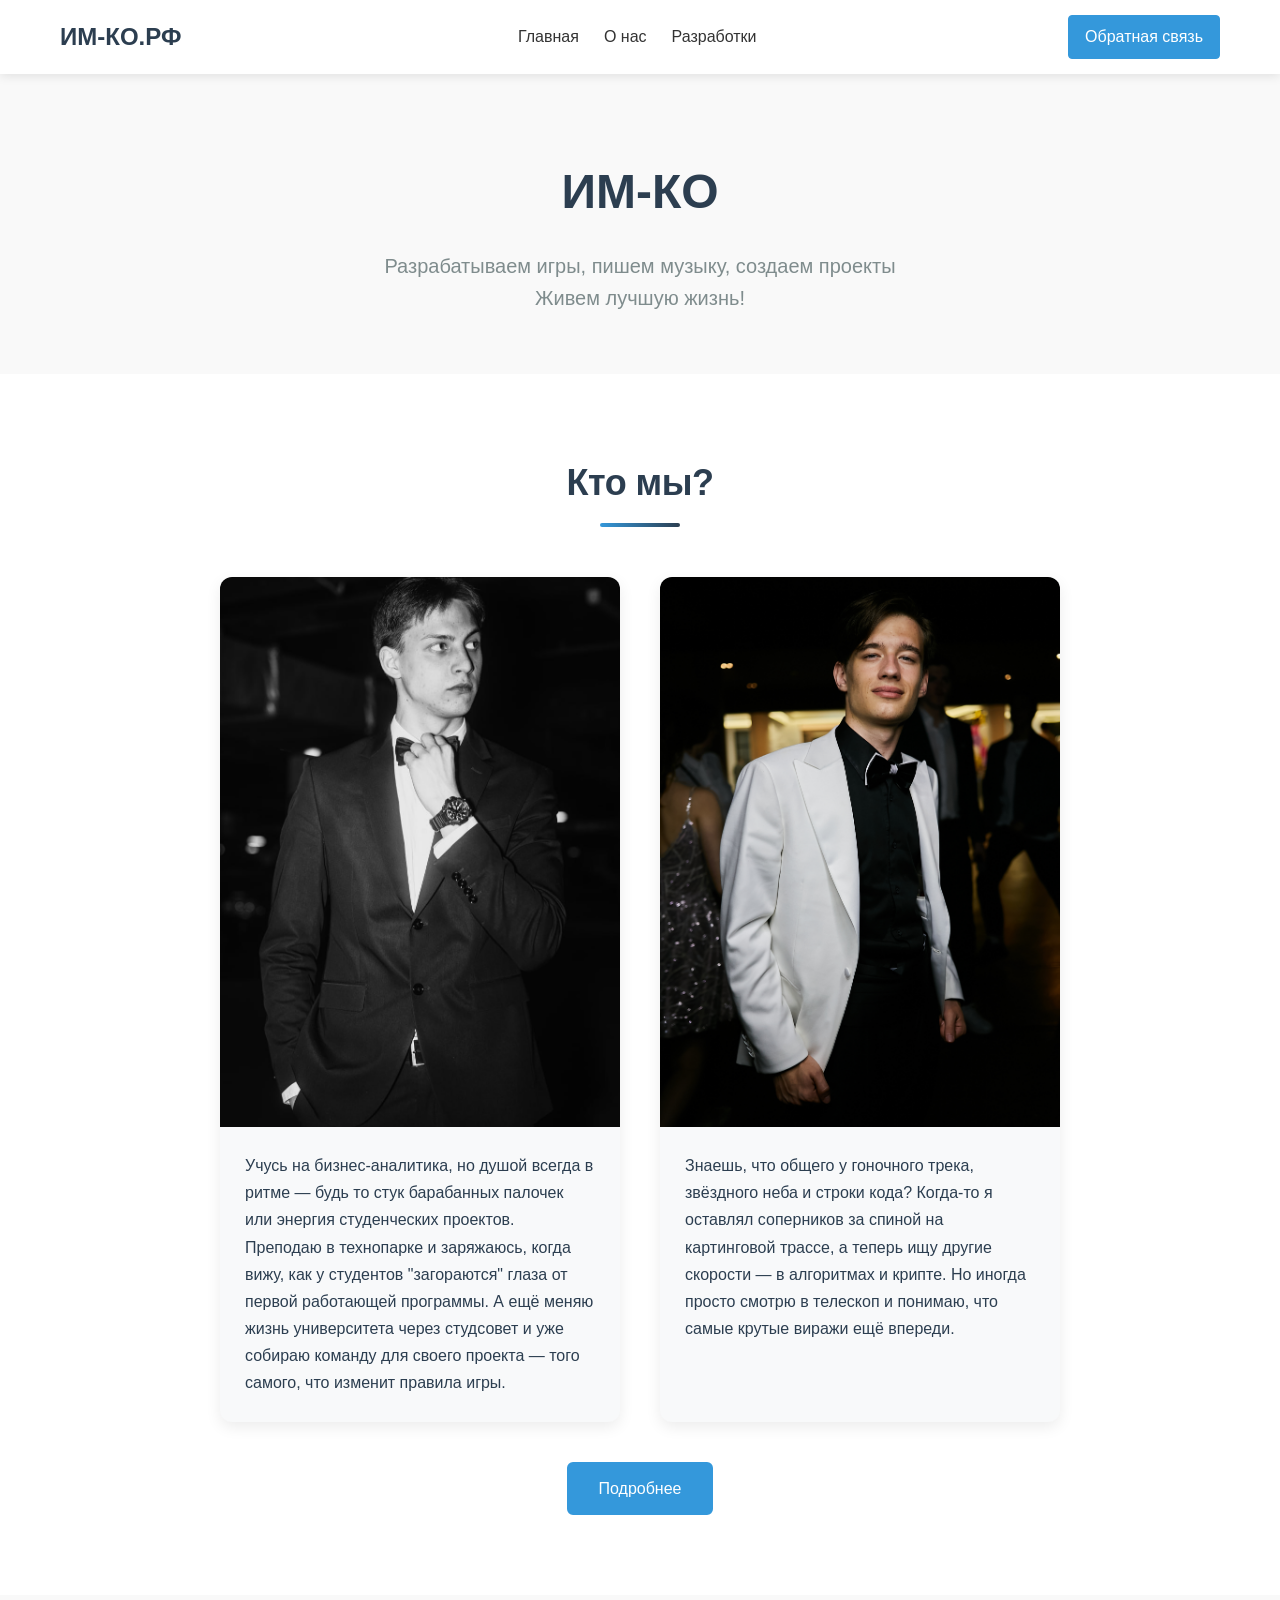
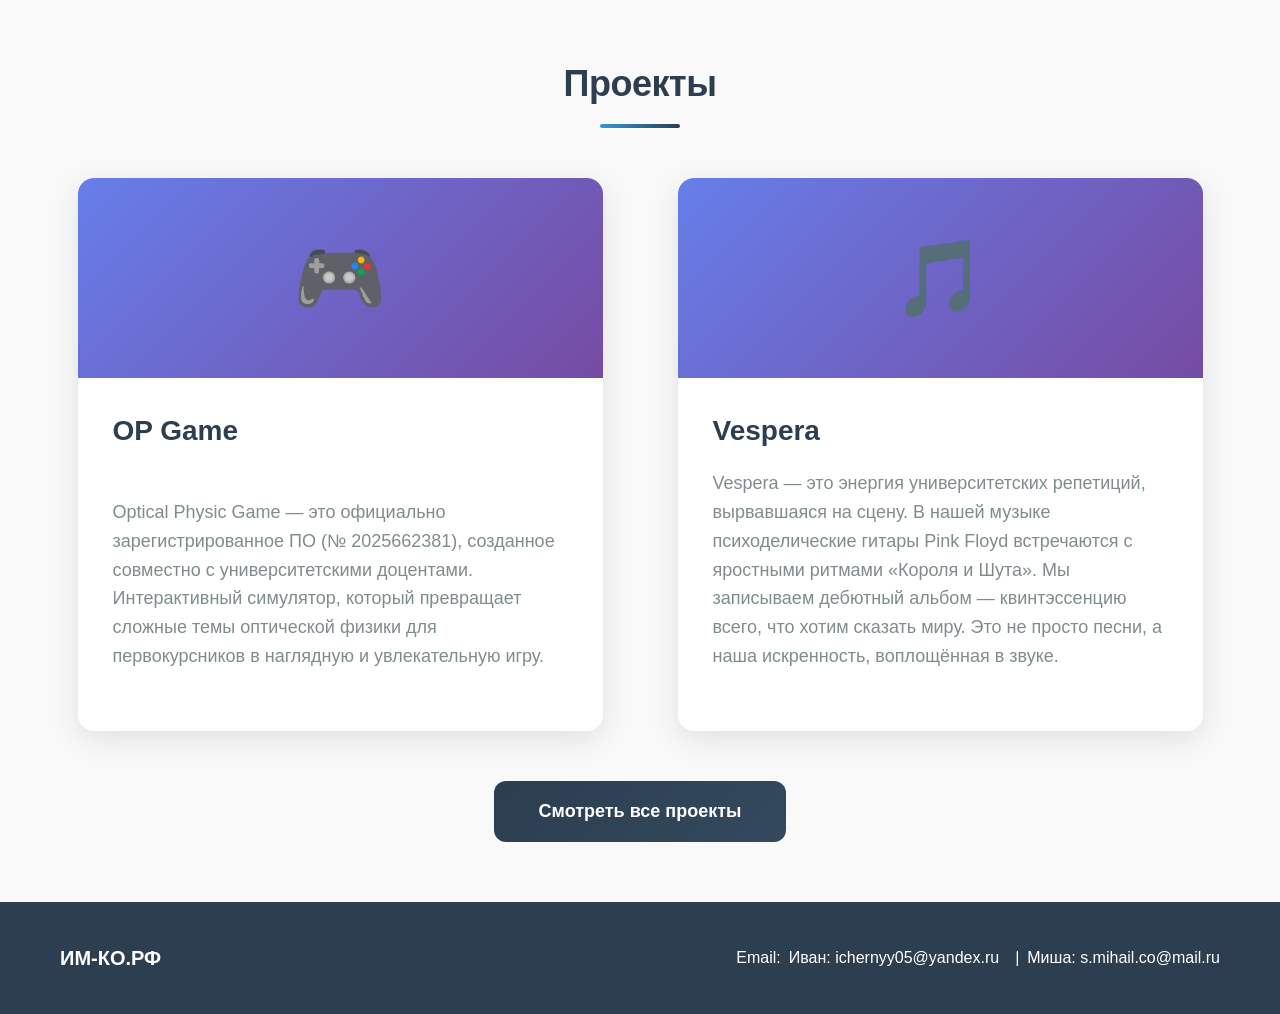
<file: index.html>
<!DOCTYPE html>
<html lang="ru">
<head>
    <meta charset="UTF-8">
    <meta name="viewport" content="width=device-width, initial-scale=1.0">
    <title>ИМ-КО</title>
    <link rel="stylesheet" href="styles/index.css">
    <link rel="stylesheet" href="styles/header.css">
    <link rel="stylesheet" href="styles/footer.css">
</head>
<body>
    <!-- Шапка с навигацией -->
    <header>
        <div class="container">
            <div class="header-content">
                <div class="logo">ИМ-КО.РФ</div>
                <nav>
                    <ul>
                        <li><a href="/">Главная</a></li>
                        <li><a href="/about.html">О нас</a></li>
                        <li><a href="/projects.html">Разработки</a></li>
                    </ul>
                </nav>
                <div class="auth-buttons">
                    <a href="/feedback.php" class="btn btn-register">Обратная связь</a>
                </div>
            </div>
        </div>
    </header>

    <!-- Главный заголовок -->
    <section class="hero">
        <div class="container">
            <h1>ИМ-КО</h1>
            <p>Разрабатываем игры, пишем музыку, создаем проекты</br> Живем лучшую жизнь!</p>
        </div>
    </section>

    <section class="about">
        <h2>Кто мы?</h2>
        <div class="about-info">
            <div class="about-personal-info">
                <img src="img/index/micha.png" alt="" class="about-personal-info-img">
                <p class="about-personal-info-description">
                    Учусь на бизнес-аналитика, но душой всегда в ритме — будь то стук барабанных палочек или энергия студенческих проектов. Преподаю в технопарке и заряжаюсь, когда вижу, как у студентов "загораются" глаза от первой работающей программы. А ещё меняю жизнь университета через студсовет и уже собираю команду для своего проекта — того самого, что изменит правила игры.
                </p>
            </div>
            <div class="about-personal-info">
                <img src="img/index/ivan.png" alt="" class="about-personal-info-img">
                <p class="about-personal-info-description">
                    Знаешь, что общего у гоночного трека, звёздного неба и строки кода? Когда-то я оставлял соперников за спиной на картинговой трассе, а теперь ищу другие скорости — в алгоритмах и крипте. Но иногда просто смотрю в телескоп и понимаю, что самые крутые виражи ещё впереди.
                </p>
            </div>
        </div>
        <a href="about.html">Подробнее</a>
    </section>

    <!-- Сетка проектов -->
    <section class="projects">
        <h2>Проекты</h2>
        <div class="container">
            <div class="projects-grid">
                <!-- Карточка проекта 1 -->
                <div class="project-card">
                    <div class="project-icon">🎮</div>
                    <div class="project-content">
                        <h3 class="project-title">OP Game</h3>
                        <p class="project-tagline">Optical Physic Game — это официально зарегистрированное ПО (№ 2025662381), созданное совместно с университетскими доцентами. Интерактивный симулятор, который превращает сложные темы оптической физики для первокурсников в наглядную и увлекательную игру.</p>
                    </div>
                </div>
                
                <!-- Карточка проекта 2 -->
                <div class="project-card">
                    <div class="project-icon">🎵</div>
                    <div class="project-content">
                        <h3 class="project-title">Vespera</h3>
                        <p class="project-tagline">Vespera — это энергия университетских репетиций, вырвавшаяся на сцену. В нашей музыке психоделические гитары Pink Floyd встречаются с яростными ритмами «Короля и Шута». Мы записываем дебютный альбом — квинтэссенцию всего, что хотим сказать миру. Это не просто песни, а наша искренность, воплощённая в звуке.</p>
                    </div>
                </div>
            </div>
            
            <div class="view-all">
                <a href="projects.html" class="btn-view-all">Смотреть все проекты</a>
            </div>
        </div>
    </section>

    <!-- Подвал -->
    <footer>
        <div class="container">
            <div class="footer-content">
                <div class="footer-logo">ИМ-КО.РФ</div>
                <div class="contacts">
                    <div class="contact-item">
                        <span>Email:</span>
                        <a href="ichernyy05@yandex.ru">Иван: ichernyy05@yandex.ru</a></br>
                        <span>|</span>
                        <a href="s.mihail.co@mail.ru">Миша: s.mihail.co@mail.ru</a>
                    </div>
                    
                    </div>
                </div>
            </div>
        </div>
    </footer>
</body>
</html>
</file>
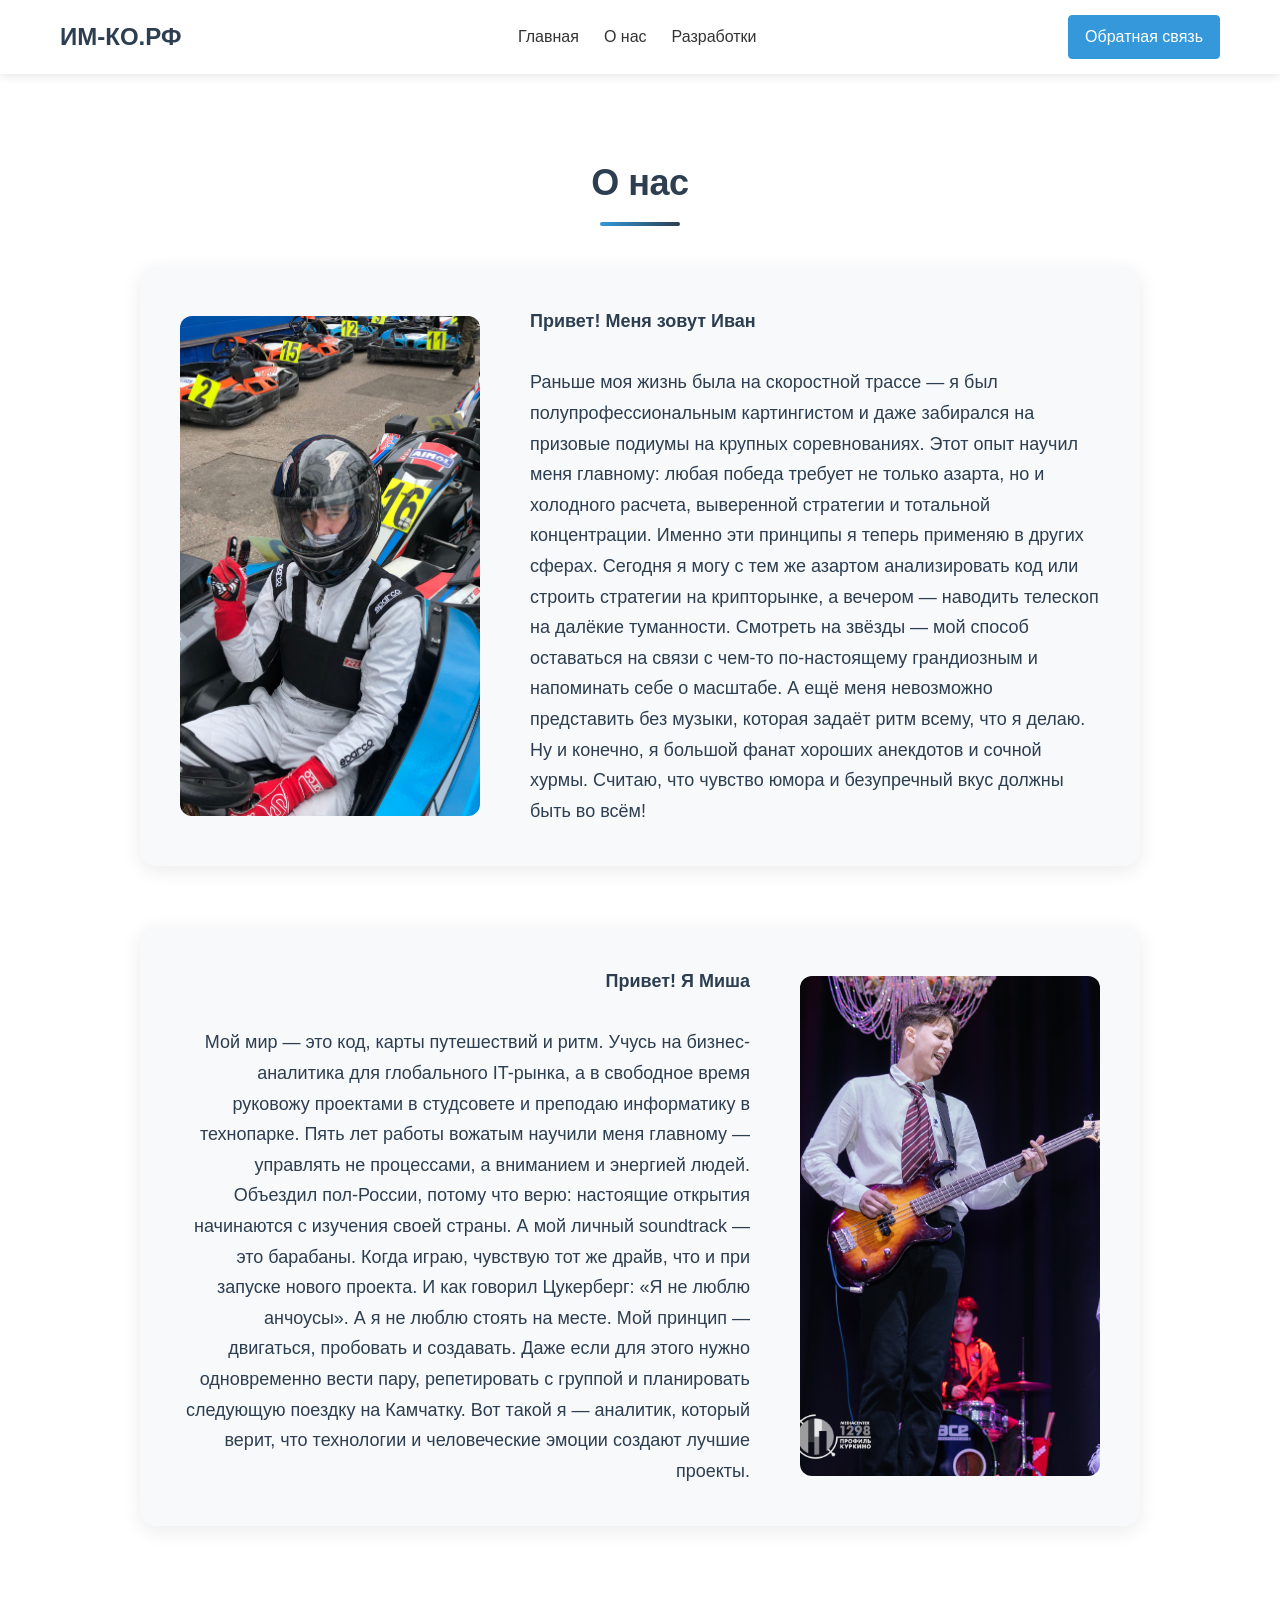
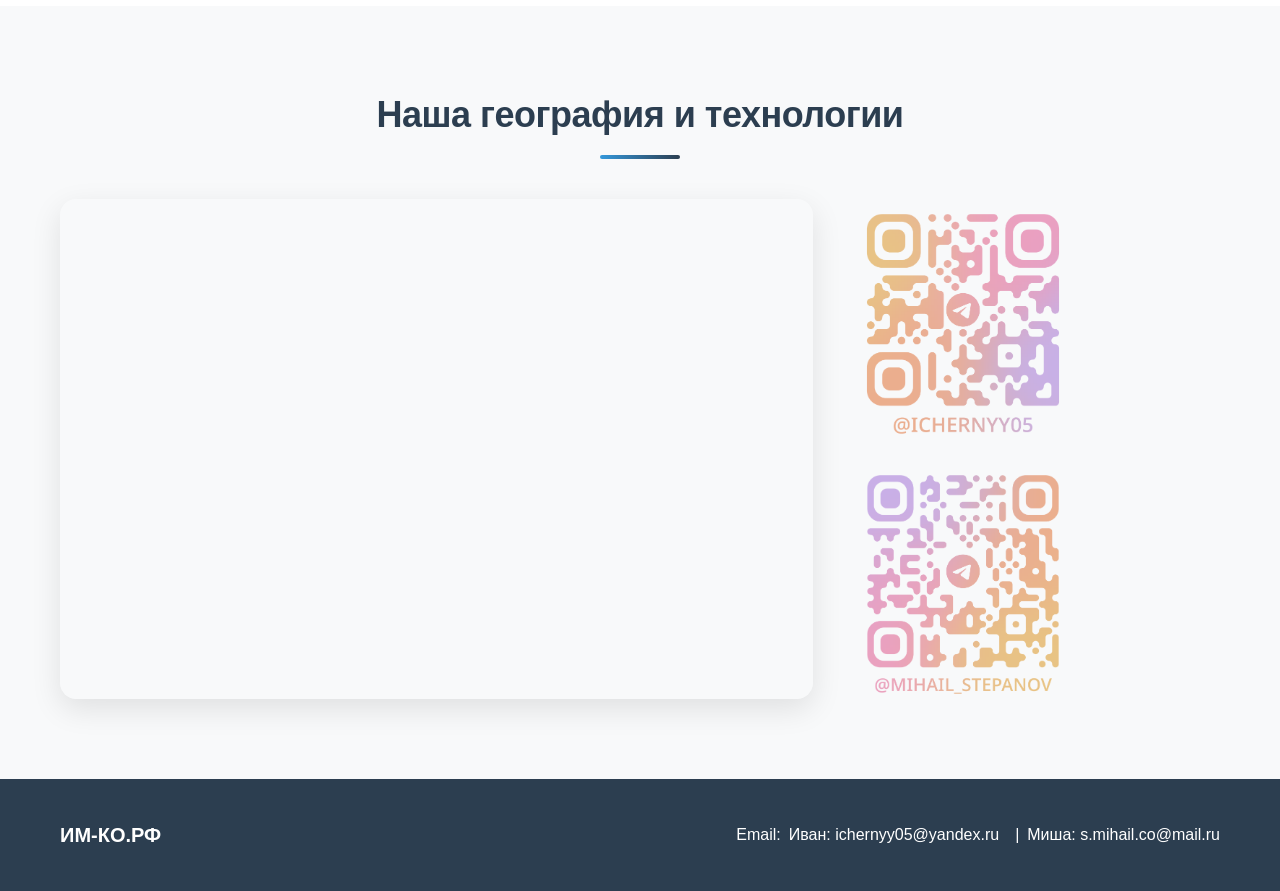
<file: about.html>
<!DOCTYPE html>
<html lang="ru">
<head>
    <meta charset="UTF-8">
    <meta name="viewport" content="width=device-width, initial-scale=1.0">
    <title>ИМ-КО</title>
    <link rel="stylesheet" href="styles/index.css">
    <link rel="stylesheet" href="styles/header.css">
    <link rel="stylesheet" href="styles/footer.css">
    <link rel="stylesheet" href="styles/about.css">
</head>
<body>
    <!-- Шапка с навигацией -->
    <header>
        <div class="container">
            <div class="header-content">
                <div class="logo">ИМ-КО.РФ</div>
                <nav>
                    <ul>
                        <li><a href="/">Главная</a></li>
                        <li><a href="/about.html">О нас</a></li>
                        <li><a href="/projects.html">Разработки</a></li>
                    </ul>
                </nav>
                <div class="auth-buttons">
                    <a href="/feedback.php" class="btn btn-register">Обратная связь</a>
                </div>
            </div>
        </div>
    </header>

    <!-- Секция "О нас" -->
    <section class="general-about">
        <div class="container">
            <h2>О нас</h2>
            <div class="general-about-container">
                <div class="general-about-personal">
                    <img src="img/about/ivan.png" alt="Иван" class="general-about-personal-image">
                    <p class="general-about-personal-text">
                        <strong>Привет! Меня зовут Иван</strong><br><br>Раньше моя жизнь была на скоростной трассе — я был полупрофессиональным картингистом и даже забирался на призовые подиумы на крупных соревнованиях. Этот опыт научил меня главному: любая победа требует не только азарта, но и холодного расчета, выверенной стратегии и тотальной концентрации. Именно эти принципы я теперь применяю в других сферах.
Сегодня я могу с тем же азартом анализировать код или строить стратегии на крипторынке, а вечером — наводить телескоп на далёкие туманности. Смотреть на звёзды — мой способ оставаться на связи с чем-то по-настоящему грандиозным и напоминать себе о масштабе.
А ещё меня невозможно представить без музыки, которая задаёт ритм всему, что я делаю. Ну и конечно, я большой фанат хороших анекдотов и сочной хурмы. Считаю, что чувство юмора и безупречный вкус должны быть во всём!
                    </p>
                </div>
                <div class="general-about-personal">
                    <img src="img/about/micha.png" alt="Алексей" class="general-about-personal-image">
                    <p class="general-about-personal-text">
                        <strong>Привет! Я Миша</strong><br><br>
                        Мой мир — это код, карты путешествий и ритм. Учусь на бизнес-аналитика для глобального IT-рынка, а в свободное время руковожу проектами в студсовете и преподаю информатику в технопарке. Пять лет работы вожатым научили меня главному — управлять не процессами, а вниманием и энергией людей.
Объездил пол-России, потому что верю: настоящие открытия начинаются с изучения своей страны. А мой личный soundtrack — это барабаны. Когда играю, чувствую тот же драйв, что и при запуске нового проекта.
И как говорил Цукерберг: «Я не люблю анчоусы». А я не люблю стоять на месте. Мой принцип — двигаться, пробовать и создавать. Даже если для этого нужно одновременно вести пару, репетировать с группой и планировать следующую поездку на Камчатку.
Вот такой я — аналитик, который верит, что технологии и человеческие эмоции создают лучшие проекты.

                    </p>
                </div>
            </div>
        </div>
    </section>

    <!-- Секция с картой и кодом -->
    <section class="map-section">
        <div class="container">
            <h2>Наша география и технологии</h2>
            <div class="map-code-container">
                <div class="map-container">
                    <script type="text/javascript" charset="utf-8" async src="https://api-maps.yandex.ru/services/constructor/1.0/js/?um=constructor%3A47ed2e93118aa54512b3ccda042525c2c92ce2fe62e29e9cde321279d931f9fb&amp;width=100%&amp;height=500&amp;lang=ru_RU&amp;scroll=true"></script>
                </div>
                <div class="code-images">
                    <div class="code-image"><img src="img/about/ivan-qr.png" alt="" width="250px"></div>
                    <div class="code-image"><img src="img/about/micha-qr.png" alt="" width="250px"></div>
                </div>
            </div>
        </div>
    </section>

    <!-- Подвал -->
    <footer>
        <div class="container">
            <div class="footer-content">
                <div class="footer-logo">ИМ-КО.РФ</div>
                <div class="contacts">
                    <div class="contact-item">
                        <span>Email:</span>
                        <a href="ichernyy05@yandex.ru">Иван: ichernyy05@yandex.ru</a></br>
                        <span>|</span>
                        <a href="s.mihail.co@mail.ru">Миша: s.mihail.co@mail.ru</a>
                    </div>
                    
                    </div>
                </div>
            </div>
        </div>
    </footer>
</body>
</html>
</file>
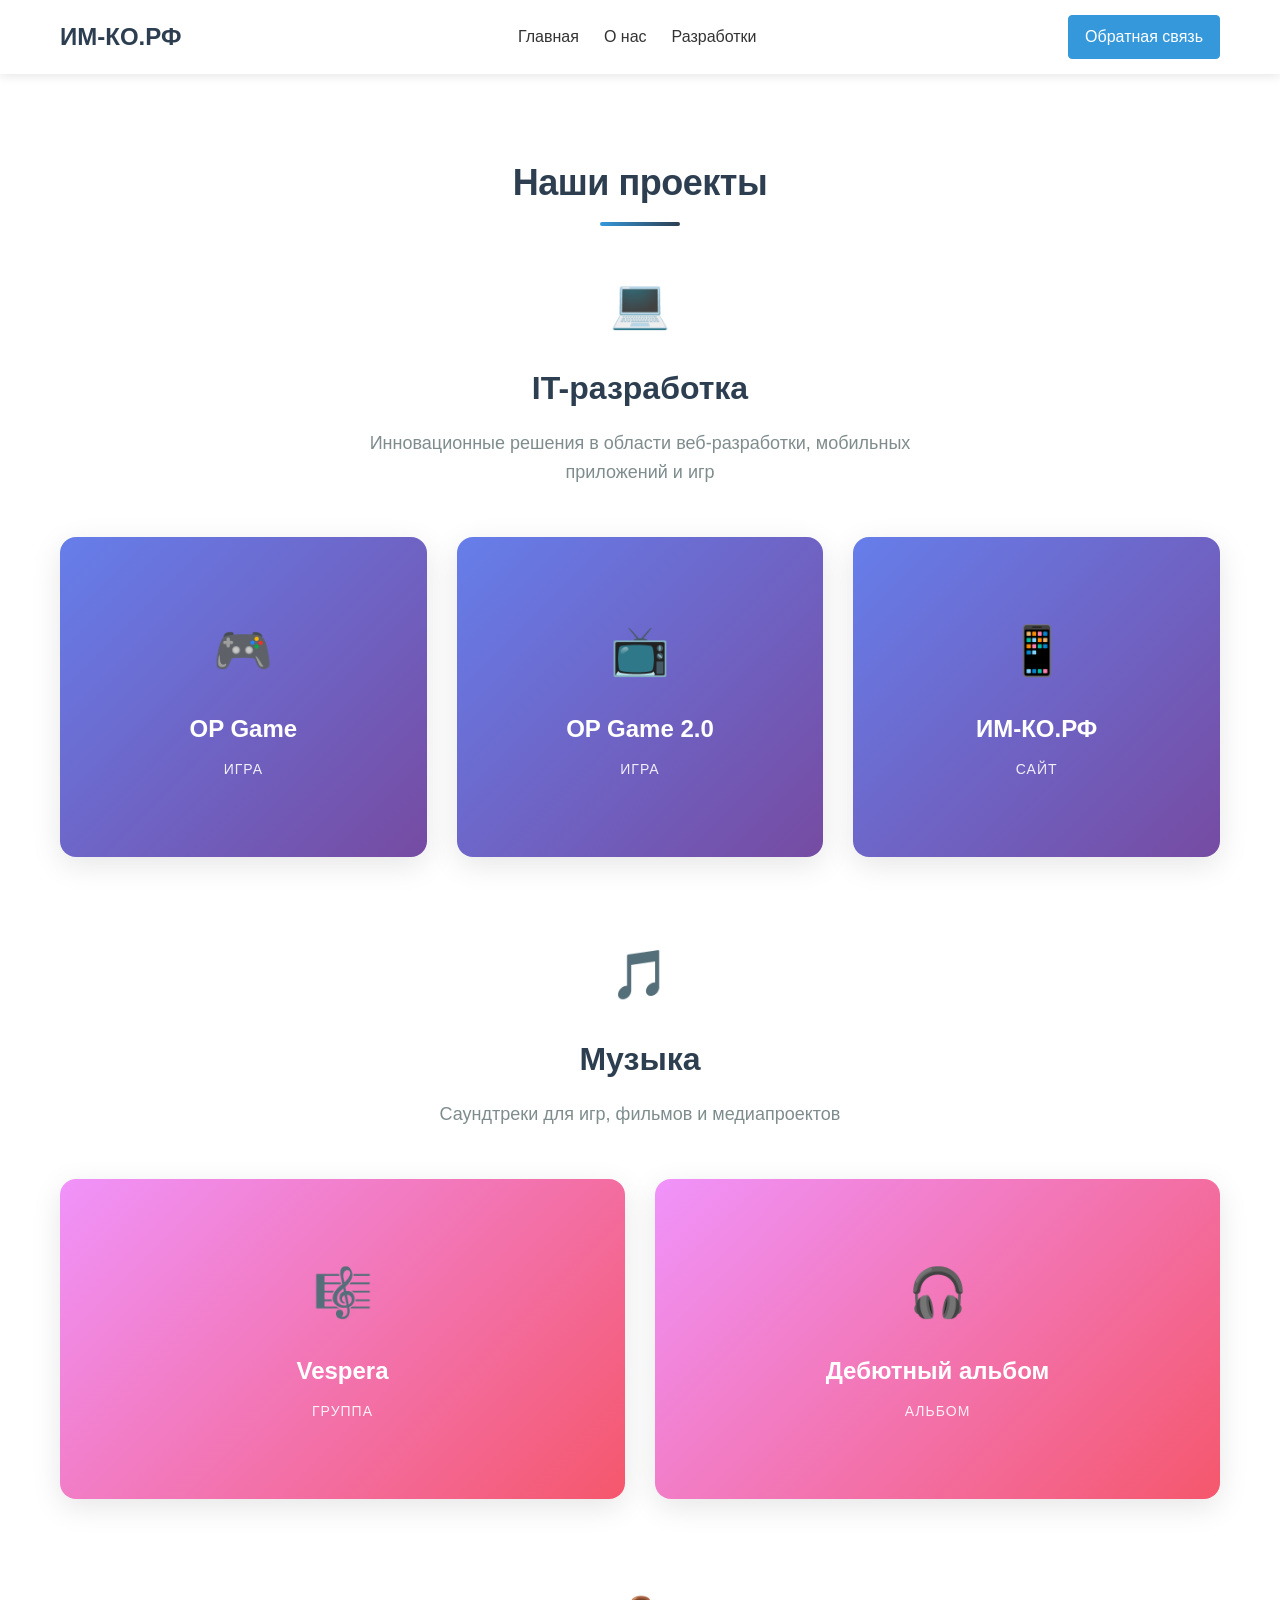
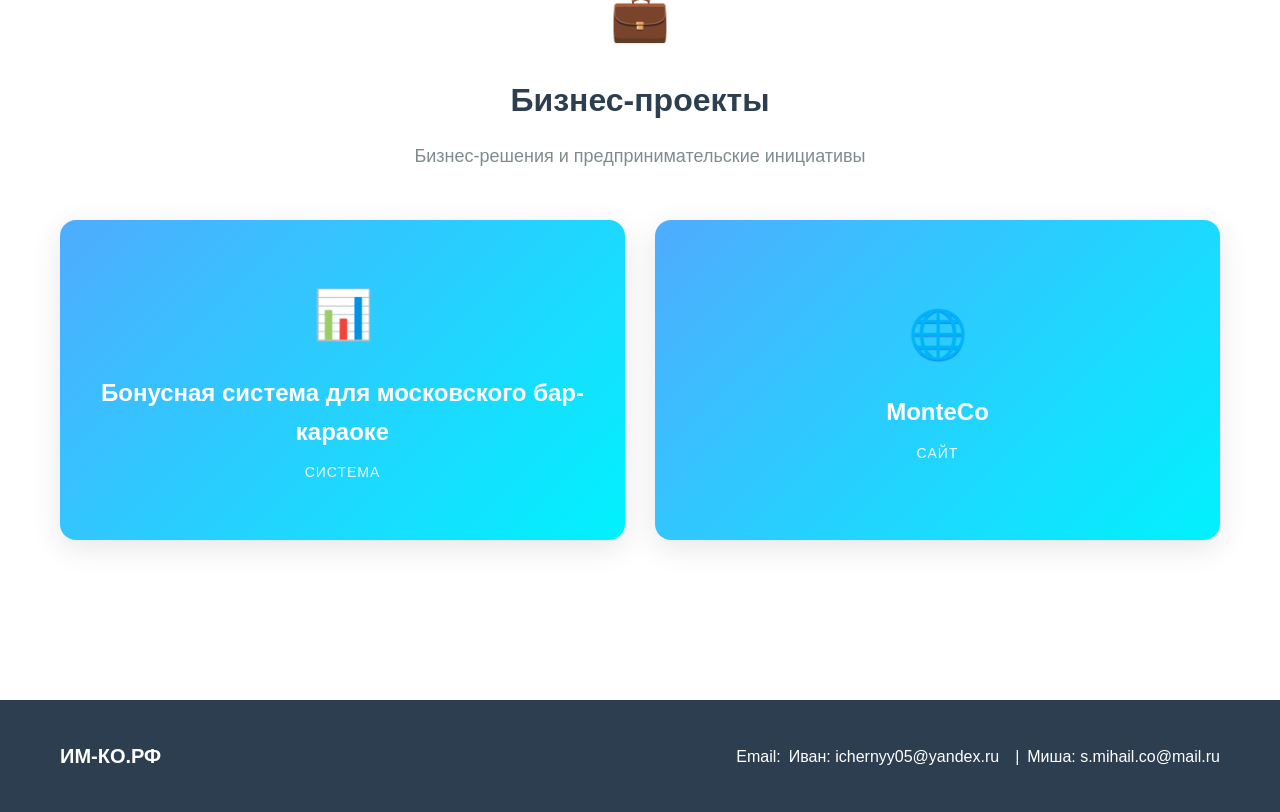
<file: projects.html>
<!DOCTYPE html>
<html lang="ru">
<head>
    <meta charset="UTF-8">
    <meta name="viewport" content="width=device-width, initial-scale=1.0">
    <title>Проекты - ИМ-КО</title>
    <style>
        /* ===== БАЗОВЫЕ СТИЛИ ===== */
        * {
            margin: 0;
            padding: 0;
            box-sizing: border-box;
            font-family: 'Segoe UI', Tahoma, Geneva, Verdana, sans-serif;
        }

        body {
            background-color: #f9f9f9;
            color: #333;
            line-height: 1.6;
        }

        .container {
            max-width: 1200px;
            margin: 0 auto;
            padding: 0 20px;
        }

        /* ===== ШАПКА ===== */
        header {
            background-color: #fff;
            box-shadow: 0 2px 10px rgba(0,0,0,0.1);
            position: sticky;
            top: 0;
            z-index: 100;
        }

        .header-content {
            display: flex;
            justify-content: space-between;
            align-items: center;
            padding: 15px 0;
        }

        .logo {
            font-size: 24px;
            font-weight: bold;
            color: #2c3e50;
        }

        nav ul {
            display: flex;
            list-style: none;
        }

        nav ul li {
            margin-left: 25px;
        }

        nav ul li a {
            text-decoration: none;
            color: #333;
            font-weight: 500;
            transition: color 0.3s;
        }

        nav ul li a:hover {
            color: #3498db;
        }

        .auth-buttons {
            display: flex;
            gap: 10px;
        }

        .btn {
            padding: 8px 16px;
            border-radius: 4px;
            text-decoration: none;
            font-weight: 500;
            transition: all 0.3s;
            cursor: pointer;
        }

        .btn-login {
            background-color: transparent;
            color: #3498db;
            border: 1px solid #3498db;
        }

        .btn-register {
            background-color: #3498db;
            color: white;
            border: 1px solid #3498db;
        }

        .btn-login:hover {
            background-color: #f0f8ff;
        }

        .btn-register:hover {
            background-color: #2980b9;
        }

        /* ===== УНИВЕРСАЛЬНЫЕ СТИЛИ ДЛЯ H2 ===== */
        section h2 {
            font-size: 36px;
            color: #2c3e50;
            text-align: center;
            margin-bottom: 40px;
            position: relative;
            font-weight: 700;
            letter-spacing: -0.5px;
            padding-bottom: 15px;
        }

        section h2::after {
            content: '';
            position: absolute;
            bottom: 0;
            left: 50%;
            transform: translateX(-50%);
            width: 80px;
            height: 4px;
            background: linear-gradient(90deg, #3498db, #2c3e50);
            border-radius: 2px;
            transition: width 0.3s ease;
        }

        section h2:hover::after {
            width: 120px;
        }

        /* ===== СТИЛИ ДЛЯ СТРАНИЦЫ ПРОЕКТОВ ===== */
        .projects-page {
            padding: 80px 0;
            background-color: #fff;
        }

        .projects-category {
            margin-bottom: 80px;
        }

        .category-header {
            text-align: center;
            margin-bottom: 50px;
        }

        .category-icon {
            font-size: 48px;
            margin-bottom: 20px;
        }

        .category-title {
            font-size: 32px;
            color: #2c3e50;
            margin-bottom: 15px;
        }

        .category-description {
            font-size: 18px;
            color: #7f8c8d;
            max-width: 600px;
            margin: 0 auto;
        }

        /* ===== ИНТЕРАКТИВНЫЕ КАРТОЧКИ ПРОЕКТОВ ===== */
        .projects-grid {
            display: grid;
            grid-template-columns: repeat(auto-fit, minmax(350px, 1fr));
            gap: 30px;
            margin-bottom: 50px;
        }

        .project-card {
            background: white;
            border-radius: 16px;
            overflow: hidden;
            box-shadow: 0 8px 30px rgba(0,0,0,0.1);
            transition: all 0.5s cubic-bezier(0.25, 0.46, 0.45, 0.94);
            height: 320px;
            position: relative;
            cursor: pointer;
        }

        .project-card:hover {
            transform: translateY(-10px);
            box-shadow: 0 20px 50px rgba(0,0,0,0.2);
        }

        .project-card-inner {
            position: absolute;
            top: 0;
            left: 0;
            width: 100%;
            height: 100%;
            display: flex;
            align-items: center;
            justify-content: center;
            transition: all 0.7s cubic-bezier(0.68, -0.55, 0.265, 1.55);
            padding: 40px;
        }

        .project-front {
            background: linear-gradient(135deg, #667eea 0%, #764ba2 100%);
            color: white;
            text-align: center;
            z-index: 2;
            flex-direction: column;
        }

        .project-back {
            background: #f8f9fa;
            color: #2c3e50;
            transform: translateY(100%);
            z-index: 1;
            text-align: left;
            overflow: hidden;
        }

        .project-card:hover .project-front {
            transform: translateY(-100%);
        }

        .project-card:hover .project-back {
            transform: translateY(0);
        }

        .project-icon {
            font-size: 48px;
            margin-bottom: 20px;
            transition: all 0.6s cubic-bezier(0.68, -0.55, 0.265, 1.55);
        }

        .project-card:hover .project-icon {
            transform: translateY(-50px) scale(0.8);
            opacity: 0;
        }

        .project-name {
            font-size: 24px;
            font-weight: 700;
            margin-bottom: 10px;
            transition: all 0.6s cubic-bezier(0.68, -0.55, 0.265, 1.55);
        }

        .project-card:hover .project-name {
            transform: translateY(-40px);
            opacity: 0;
        }

        .project-category {
            font-size: 14px;
            opacity: 0.9;
            text-transform: uppercase;
            letter-spacing: 1px;
            transition: all 0.6s cubic-bezier(0.68, -0.55, 0.265, 1.55);
        }

        .project-card:hover .project-category {
            transform: translateY(-30px);
            opacity: 0;
        }

        .project-title {
            font-size: 20px;
            font-weight: 700;
            margin-bottom: 15px;
            color: #2c3e50;
        }

        .project-description {
            font-size: 13px;
            line-height: 1.6;
            margin-bottom: 20px;
            color: #5a6c7d;
            max-height: 120px;
            overflow: hidden;
        }

        .project-tech {
            display: flex;
            flex-wrap: wrap;
            gap: 8px;
            margin-bottom: 20px;
        }

        .tech-tag {
            background: #e9ecef;
            padding: 6px 12px;
            border-radius: 20px;
            font-size: 12px;
            color: #495057;
            border: 1px solid #dee2e6;
        }

        .project-links {
            display: flex;
            gap: 10px;
            flex-wrap: wrap;
        }

        .project-link {
            padding: 8px 16px;
            background: #3498db;
            color: white;
            text-decoration: none;
            border-radius: 6px;
            font-size: 14px;
            transition: all 0.3s cubic-bezier(0.25, 0.46, 0.45, 0.94);
        }

        .project-link:hover {
            background: #2980b9;
            transform: translateY(-2px);
        }

        .project-link.secondary {
            background: transparent;
            color: #3498db;
            border: 1px solid #3498db;
        }

        .project-link.secondary:hover {
            background: #f8f9fa;
        }

        /* Цветовые схемы для разных категорий */
        .project-card.it .project-front {
            background: linear-gradient(135deg, #667eea 0%, #764ba2 100%);
        }

        .project-card.music .project-front {
            background: linear-gradient(135deg, #f093fb 0%, #f5576c 100%);
        }

        .project-card.business .project-front {
            background: linear-gradient(135deg, #4facfe 0%, #00f2fe 100%);
        }

        /* ===== ПОДВАЛ ===== */
        footer {
            background-color: #2c3e50;
            color: white;
            padding: 40px 0;
        }

        .footer-content {
            display: flex;
            justify-content: space-between;
            align-items: center;
        }

        .footer-logo {
            font-size: 20px;
            font-weight: bold;
        }

        .contacts {
            display: flex;
            gap: 20px;
        }

        .contact-item {
            display: flex;
            align-items: center;
            gap: 8px;
        }

        .contact-item a {
            color: white;
            text-decoration: none;
            transition: color 0.3s;
        }

        .contact-item a:hover {
            color: #3498db;
        }

        /* ===== АДАПТИВНОСТЬ ===== */
        @media (max-width: 768px) {
            .header-content {
                flex-direction: column;
                gap: 15px;
            }
            
            nav ul {
                gap: 15px;
            }
            
            .projects-page {
                padding: 60px 0;
            }
            
            section h2 {
                font-size: 28px;
            }
            
            .projects-grid {
                grid-template-columns: 1fr;
                gap: 25px;
            }
            
            .project-card {
                height: 300px;
            }
            
            .project-card-inner {
                padding: 30px;
            }
            
            .category-title {
                font-size: 28px;
            }
            
            .footer-content {
                flex-direction: column;
                gap: 20px;
                text-align: center;
            }
        }

        @media (max-width: 480px) {
            .projects-page {
                padding: 40px 0;
            }
            
            section h2 {
                font-size: 24px;
            }
            
            .project-card {
                height: 280px;
            }
            
            .project-card-inner {
                padding: 20px;
            }
            
            .project-name {
                font-size: 20px;
            }
            
            .project-title {
                font-size: 18px;
            }
            
            .category-title {
                font-size: 24px;
            }
        }
    </style>
</head>
<body>
    <!-- Шапка с навигацией -->
    <header>
        <div class="container">
            <div class="header-content">
                <div class="logo">ИМ-КО.РФ</div>
                <nav>
                    <ul>
                        <li><a href="/">Главная</a></li>
                        <li><a href="/about.html">О нас</a></li>
                        <li><a href="/projects.html">Разработки</a></li>
                    </ul>
                </nav>
                <div class="auth-buttons">
                    <a href="/feedback.php" class="btn btn-register">Обратная связь</a>
                </div>
            </div>
        </div>
    </header>

    <!-- Страница проектов -->
    <section class="projects-page">
        <div class="container">
            <h2>Наши проекты</h2>
            
            <!-- IT-разработка -->
            <div class="projects-category">
                <div class="category-header">
                    <div class="category-icon">💻</div>
                    <h3 class="category-title">IT-разработка</h3>
                    <p class="category-description">Инновационные решения в области веб-разработки, мобильных приложений и игр</p>
                </div>
                
                <div class="projects-grid">
                    <div class="project-card it">
                        <div class="project-card-inner project-front">
                            <div class="project-icon">🎮</div>
                            <div class="project-name">OP Game</div>
                            <div class="project-category">Игра</div>
                        </div>
                        <div class="project-card-inner project-back">
                            <div>
                                <div class="project-title">Optical Physical Game</div>
                                <p class="project-description">Это официально зарегистрированное ПО (№ 2025662381), созданное совместно с университетскими доцентами. Интерактивный симулятор, который превращает сложные темы оптической физики для первокурсников в наглядную и увлекательную игру</p>
                                <div class="project-links">
                                    <a href="https://github.com/Ivan-Black-dev/opticalPhysicGame/releases/tag/v1.0.0" class="project-link">GitHub</a>
                                </div>
                            </div>
                        </div>
                    </div>
                    
                    <div class="project-card it">
                        <div class="project-card-inner project-front">
                            <div class="project-icon">📺</div>
                            <div class="project-name">OP Game 2.0</div>
                            <div class="project-category">Игра</div>
                        </div>
                        <div class="project-card-inner project-back">
                            <div>
                                <div class="project-title">Optical Physical Game 2.0</div>
                                <p class="project-description">Серьезное обновление официально зарегистрированного ПО (№ 2025662381). С полностью переработанной графикой, улучшенными алгоритмами и новой системой искусственной генерации заданий. Теперь изучение оптики для студентов-первокурсников стало еще нагляднее, стабильнее и эффективнее</p>
                                <div class="project-links">
                                    <a href="https://github.com/Ivan-Black-dev/opticalPhysicGame" class="project-link secondary">GitHub</a>
                                </div>
                            </div>
                        </div>
                    </div>
                    
                    <div class="project-card it">
                        <div class="project-card-inner project-front">
                            <div class="project-icon">📱</div>
                            <div class="project-name">ИМ-КО.РФ</div>
                            <div class="project-category">Сайт</div>
                        </div>
                        <div class="project-card-inner project-back">
                            <div>
                                <div class="project-title">ИМ-КО.РФ</div>
                                <p class="project-description">Тот самый, который Вы сейчас читаете. Это наша курсовая работа в университете, которая вышла далеко за ее пределы. Здесь вы можете познакомиться с нами, Мишей и Ваней, и нашими проектами. Этот сайт — наша общая визитная карточка, платформа для развития и стартовая точка для больших целей</p>
                                <div class="project-links">
                                    <a href="/" class="project-link">Ссылка</a>
                                </div>
                            </div>
                        </div>
                    </div>
                </div>
            </div>
            
            <!-- Музыка -->
            <div class="projects-category">
                <div class="category-header">
                    <div class="category-icon">🎵</div>
                    <h3 class="category-title">Музыка</h3>
                    <p class="category-description">Саундтреки для игр, фильмов и медиапроектов</p>
                </div>
                
                <div class="projects-grid">
                    <div class="project-card music">
                        <div class="project-card-inner project-front">
                            <div class="project-icon">🎼</div>
                            <div class="project-name">Vespera</div>
                            <div class="project-category">Группа</div>
                        </div>
                        <div class="project-card-inner project-back">
                            <div>
                                <div class="project-title">Vespera</div>
                                <p class="project-description">Мы — голос университетских коридоров, вырвавшийся на сцену. Ваня с его гитарой, что дышит космическими просторами Pink Floyd, и Миша, выбивающий на барабанах яростный ритм «Короля и Шута». Наша музыка — это энергия, рожденная на стыке двух миров: бесконечного космоса и зарядного панк-рока. За нами стоит полноценный коллектив из пяти человек — обо всех остальных участниках вы узнаете, когда мы выйдем на главную сцену «Олимпийского»</p>
                            </div>
                        </div>
                    </div>
                    
                    <div class="project-card music">
                        <div class="project-card-inner project-front">
                            <div class="project-icon">🎧</div>
                            <div class="project-name">Дебютный альбом</div>
                            <div class="project-category">Альбом</div>
                        </div>
                        <div class="project-card-inner project-back">
                            <div>
                                <div class="project-title">Дебютный альбом</div>
                                <p class="project-description">Это не просто проект. Это наша квинтэссенция. Тот самый случай, когда музыка перестаёт быть хобби и становится высказыванием. В этом альбоме — всё, что мы есть: энергия университетских репетиций, столкновение наших музыкальных вселенных и желание оставить след не только на сцене, но и в памяти тех, кто услышит</p>
                            </div>
                        </div>
                    </div>
                </div>
            </div>
            
            <!-- Бизнес -->
            <div class="projects-category">
                <div class="category-header">
                    <div class="category-icon">💼</div>
                    <h3 class="category-title">Бизнес-проекты</h3>
                    <p class="category-description">Бизнес-решения и предпринимательские инициативы</p>
                </div>
                
                <div class="projects-grid">
                    <div class="project-card business">
                        <div class="project-card-inner project-front">
                            <div class="project-icon">📊</div>
                            <div class="project-name">Бонусная система для московского бар-караоке</div>
                            <div class="project-category">Система</div>
                        </div>
                        <div class="project-card-inner project-back">
                            <div>
                                <div class="project-title">Бонусная система для московского бар-караоке</div>
                                <p class="project-description">Владельцы заведения хотели повысить лояльность гостей и упростить работу персонала. Мы создали автоматизированную систему с мобильным приложением для гостей и удобной панелью управления для администрации. Это помогло увеличить число постоянных посетителей и сократить рутинные операции по учёту бонусов</p>
                            </div>
                        </div>
                    </div>
                    
                    <div class="project-card business">
                        <div class="project-card-inner project-front">
                            <div class="project-icon">🌐</div>
                            <div class="project-name">MonteCo</div>
                            <div class="project-category">Сайт</div>
                        </div>
                        <div class="project-card-inner project-back">
                            <div>
                                <div class="project-title">MonteCo — сайт застройщика </div>
                                <p class="project-description">Компании требовалось современное онлайн-представительство для выхода на международный рынок. Мы разработали многоязычный сайт с интерактивной презентацией объектов и системой онлайн-записи. Это позволило привлечь больше зарубежных клиентов и упростить процесс взаимодействия с ними</p>
                                <div class="project-links">
                                    <a href="https://monte-co.com/" class="project-link">Ссылка</a>
                                </div>
                            </div>
                        </div>
                    </div>
                </div>
            </div>
        </div>
    </section>

    <!-- Подвал -->
    <footer>
        <div class="container">
            <div class="footer-content">
                <div class="footer-logo">ИМ-КО.РФ</div>
                <div class="contacts">
                    <div class="contact-item">
                        <span>Email:</span>
                        <a href="ichernyy05@yandex.ru">Иван: ichernyy05@yandex.ru</a></br>
                        <span>|</span>
                        <a href="s.mihail.co@mail.ru">Миша: s.mihail.co@mail.ru</a>
                    </div>
                    
                    </div>
                </div>
            </div>
        </div>
    </footer>
</body>
</html>
</file>
<file: styles/index.css>
/* ===== БАЗОВЫЕ СТИЛИ ===== */
* {
    margin: 0;
    padding: 0;
    box-sizing: border-box;
    font-family: 'Segoe UI', Tahoma, Geneva, Verdana, sans-serif;
}

body {
    background-color: #f9f9f9;
    color: #333;
    line-height: 1.6;
}

.container {
    max-width: 1200px;
    margin: 0 auto;
    padding: 0 20px;
}

/* ===== УНИВЕРСАЛЬНЫЕ СТИЛИ ДЛЯ H2 В СЕКЦИЯХ ===== */
section h2 {
    font-size: 36px;
    color: #2c3e50;
    text-align: center;
    margin-bottom: 40px;
    position: relative;
    font-weight: 700;
    letter-spacing: -0.5px;
    padding-bottom: 15px;
}

section h2::after {
    content: '';
    position: absolute;
    bottom: 0;
    left: 50%;
    transform: translateX(-50%);
    width: 80px;
    height: 4px;
    background: linear-gradient(90deg, #3498db, #2c3e50);
    border-radius: 2px;
    transition: width 0.3s ease;
}

section h2:hover::after {
    width: 120px;
}

/* Варианты выравнивания */
section h2.left {
    text-align: left;
}

section h2.left::after {
    left: 0;
    transform: none;
}

section h2.right {
    text-align: right;
}

section h2.right::after {
    left: auto;
    right: 0;
    transform: none;
}

/* Цветовые варианты */
section h2.primary::after {
    background: linear-gradient(90deg, #3498db, #2980b9);
}

section h2.accent::after {
    background: linear-gradient(90deg, #e74c3c, #c0392b);
}

section h2.success::after {
    background: linear-gradient(90deg, #27ae60, #229954);
}

section h2.warning::after {
    background: linear-gradient(90deg, #f39c12, #e67e22);
}

/* ===== ГЛАВНАЯ СЕКЦИЯ (HERO) ===== */
.hero {
    text-align: center;
    padding: 80px 0 60px;
}

.hero h1 {
    font-size: 48px;
    margin-bottom: 20px;
    color: #2c3e50;
}

.hero p {
    font-size: 20px;
    color: #7f8c8d;
    max-width: 600px;
    margin: 0 auto;
}

/* Специфичные стили для hero */
.hero h2 {
    font-size: 48px;
    margin-bottom: 20px;
    padding-bottom: 0;
}

.hero h2::after {
    display: none;
}

/* ===== СЕКЦИЯ ПРОЕКТОВ ===== */
.projects {
    padding: 60px 0;
    text-align: center;
}

.projects h2 {
    margin-bottom: 50px;
}

.projects-grid {
    display: grid;
    grid-template-columns: repeat(auto-fit, minmax(450px, 1fr)); /* Увеличено на 50% */
    gap: 40px; /* Увеличен gap */
    margin-bottom: 50px;
    justify-items: center;
}

.project-card {
    background-color: white;
    border-radius: 16px; /* Увеличено */
    overflow: hidden;
    box-shadow: 0 8px 30px rgba(0,0,0,0.1); /* Улучшены тени */
    transition: all 0.3s ease;
    max-width: 525px; /* Увеличено на 50% (350px * 1.5) */
    width: 100%;
    min-height: 400px; /* Добавлена минимальная высота */
    display: flex;
    flex-direction: column;
}

.project-card:hover {
    transform: translateY(-12px); /* Усилен эффект */
    box-shadow: 0 20px 50px rgba(0,0,0,0.2);
}

.project-icon {
    font-size: 75px; /* Увеличено на 50% */
    padding: 40px; /* Увеличено */
    text-align: center;
    background: linear-gradient(135deg, #667eea 0%, #764ba2 100%);
    color: white;
    min-height: 180px; /* Добавлена высота */
    display: flex;
    align-items: center;
    justify-content: center;
}

.project-content {
    padding: 35px; /* Увеличено */
    text-align: left;
    flex-grow: 1;
    display: flex;
    flex-direction: column;
    justify-content: space-between;
}

.project-title {
    font-size: 28px; /* Увеличено */
    margin-bottom: 20px; /* Увеличено */
    color: #2c3e50;
    font-weight: 700; /* Увеличена жирность */
    line-height: 1.3;
}

.project-tagline {
    color: #7f8c8d;
    font-size: 18px; /* Увеличено */
    line-height: 1.6;
    margin-bottom: 25px;
}

.project-meta {
    margin-top: auto;
    padding-top: 20px;
    border-top: 1px solid #e9ecef;
}

.project-tech {
    display: flex;
    flex-wrap: wrap;
    gap: 8px;
    margin-bottom: 15px;
}

.tech-tag {
    background: #f8f9fa;
    padding: 6px 12px;
    border-radius: 20px;
    font-size: 14px;
    color: #495057;
    border: 1px solid #e9ecef;
}

.view-all {
    text-align: center;
    margin-top: 30px;
}

.btn-view-all {
    display: inline-flex;
    align-items: center;
    gap: 12px; /* Увеличено */
    padding: 16px 45px; /* Увеличено */
    background: linear-gradient(135deg, #2c3e50 0%, #34495e 100%);
    color: white;
    text-decoration: none;
    border-radius: 12px; /* Увеличено */
    font-weight: 600;
    transition: all 0.3s ease;
    border: none;
    cursor: pointer;
    font-size: 18px; /* Увеличено */
}

.btn-view-all:hover {
    transform: translateY(-3px); /* Усилен эффект */
    box-shadow: 0 15px 35px rgba(44, 62, 80, 0.4);
    background: linear-gradient(135deg, #34495e 0%, #2c3e50 100%);
}

/* ===== СЕКЦИЯ "О НАС" ===== */
.about {
    padding: 80px 0;
    background-color: #fff;
}

.about h2 {
    margin-bottom: 50px;
}

.about-info {
    display: flex;
    justify-content: center;
    gap: 40px;
    margin-bottom: 40px;
    flex-wrap: wrap;
}

.about-personal-info {
    flex: 1;
    min-width: 300px;
    max-width: 400px;
    background-color: #f8f9fa;
    border-radius: 12px;
    overflow: hidden;
    box-shadow: 0 5px 15px rgba(0,0,0,0.08);
    transition: transform 0.3s, box-shadow 0.3s;
}

.about-personal-info:hover {
    transform: translateY(-5px);
    box-shadow: 0 10px 25px rgba(0,0,0,0.15);
}

.about-personal-info-img {
    width: 100%;
    height: 550px;
    object-fit: cover;
    background-color: #e9ecef;
    display: flex;
    align-items: center;
    justify-content: center;
    color: #7f8c8d;
    font-size: 14px;
}

.about-personal-info-img::before {
    content: "Фотография";
}

.about-personal-info-description {
    padding: 25px;
    color: #2c3e50;
    line-height: 1.7;
    font-size: 16px;
}

.about > a {
    display: block;
    text-align: center;
    margin: 0 auto;
    padding: 12px 30px;
    background-color: #3498db;
    color: white;
    text-decoration: none;
    border-radius: 6px;
    font-weight: 500;
    transition: all 0.3s;
    width: fit-content;
    border: 2px solid #3498db;
}

.about > a:hover {
    background-color: #2980b9;
    border-color: #2980b9;
    transform: translateY(-2px);
    box-shadow: 0 5px 15px rgba(52, 152, 219, 0.3);
}
</file>
<file: styles/header.css>
/* Шапка */
header {
    background-color: #fff;
    box-shadow: 0 2px 10px rgba(0,0,0,0.1);
    position: sticky;
    top: 0;
    z-index: 100;
}

.header-content {
    display: flex;
    justify-content: space-between;
    align-items: center;
    padding: 15px 0;
}

.logo {
    font-size: 24px;
    font-weight: bold;
    color: #2c3e50;
}

nav ul {
    display: flex;
    list-style: none;
}

nav ul li {
    margin-left: 25px;
}

nav ul li a {
    text-decoration: none;
    color: #333;
    font-weight: 500;
    transition: color 0.3s;
}

nav ul li a:hover {
    color: #3498db;
}

.auth-buttons {
    display: flex;
    gap: 10px;
}

.btn {
    padding: 8px 16px;
    border-radius: 4px;
    text-decoration: none;
    font-weight: 500;
    transition: all 0.3s;
    cursor: pointer;
}

.btn-login {
    background-color: transparent;
    color: #3498db;
    border: 1px solid #3498db;
}

.btn-register {
    background-color: #3498db;
    color: white;
    border: 1px solid #3498db;
}

.btn-login:hover {
    background-color: #f0f8ff;
}

.btn-register:hover {
    background-color: #2980b9;
}
</file>
<file: styles/footer.css>
/* Подвал */
footer {
    background-color: #2c3e50;
    color: white;
    padding: 40px 0;
}

.footer-content {
    display: flex;
    justify-content: space-between;
    align-items: center;
}

.footer-logo {
    font-size: 20px;
    font-weight: bold;
}

.contacts {
    display: flex;
    gap: 20px;
}

.contact-item {
    display: flex;
    align-items: center;
    gap: 8px;
}

.contact-item a {
    color: white;
    text-decoration: none;
    transition: color 0.3s;
}

.contact-item a:hover {
    color: #3498db;
}
</file>
<file: styles/about.css>
/* ===== БАЗОВЫЕ СТИЛИ ===== */
* {
    margin: 0;
    padding: 0;
    box-sizing: border-box;
    font-family: 'Segoe UI', Tahoma, Geneva, Verdana, sans-serif;
}

body {
    background-color: #f9f9f9;
    color: #333;
    line-height: 1.6;
}

.container {
    max-width: 1200px;
    margin: 0 auto;
    padding: 0 20px;
}

/* ===== ШАПКА ===== */
header {
    background-color: #fff;
    box-shadow: 0 2px 10px rgba(0,0,0,0.1);
    position: sticky;
    top: 0;
    z-index: 100;
}

.header-content {
    display: flex;
    justify-content: space-between;
    align-items: center;
    padding: 15px 0;
}

.logo {
    font-size: 24px;
    font-weight: bold;
    color: #2c3e50;
}

nav ul {
    display: flex;
    list-style: none;
}

nav ul li {
    margin-left: 25px;
}

nav ul li a {
    text-decoration: none;
    color: #333;
    font-weight: 500;
    transition: color 0.3s;
}

nav ul li a:hover {
    color: #3498db;
}

.auth-buttons {
    display: flex;
    gap: 10px;
}

.btn {
    padding: 8px 16px;
    border-radius: 4px;
    text-decoration: none;
    font-weight: 500;
    transition: all 0.3s;
    cursor: pointer;
}

.btn-login {
    background-color: transparent;
    color: #3498db;
    border: 1px solid #3498db;
}

.btn-register {
    background-color: #3498db;
    color: white;
    border: 1px solid #3498db;
}

.btn-login:hover {
    background-color: #f0f8ff;
}

.btn-register:hover {
    background-color: #2980b9;
}

/* ===== УНИВЕРСАЛЬНЫЕ СТИЛИ ДЛЯ H2 ===== */
section h2 {
    font-size: 36px;
    color: #2c3e50;
    text-align: center;
    margin-bottom: 40px;
    position: relative;
    font-weight: 700;
    letter-spacing: -0.5px;
    padding-bottom: 15px;
}

section h2::after {
    content: '';
    position: absolute;
    bottom: 0;
    left: 50%;
    transform: translateX(-50%);
    width: 80px;
    height: 4px;
    background: linear-gradient(90deg, #3498db, #2c3e50);
    border-radius: 2px;
    transition: width 0.3s ease;
}

section h2:hover::after {
    width: 120px;
}

/* ===== СЕКЦИЯ "О НАС" ===== */
.general-about {
    padding: 80px 0;
    background-color: #fff;
}

.general-about-container {
    display: flex;
    flex-direction: column;
    gap: 60px;
    max-width: 1000px;
    margin: 0 auto;
}

.general-about-personal {
    display: flex;
    align-items: center;
    gap: 50px;
    background: #f8f9fa;
    border-radius: 16px;
    padding: 40px;
    box-shadow: 0 5px 20px rgba(0,0,0,0.08);
    transition: all 0.3s ease;
}

.general-about-personal:hover {
    transform: translateY(-5px);
    box-shadow: 0 15px 35px rgba(0,0,0,0.15);
}

.general-about-personal-image {
    width: 300px;
    height: 500px;
    object-fit: cover;
    border-radius: 12px;
    flex-shrink: 0;
    background: linear-gradient(135deg, #667eea 0%, #764ba2 100%);
    display: flex;
    align-items: center;
    justify-content: center;
    color: white;
    font-size: 16px;
}

.general-about-personal-image::before {
    content: "Фотография";
}

.general-about-personal-text {
    flex: 1;
    font-size: 18px;
    line-height: 1.7;
    color: #2c3e50;
    text-align: left;
}

.general-about-personal:nth-child(even) {
    flex-direction: row-reverse;
}

.general-about-personal:nth-child(even) .general-about-personal-text {
    text-align: right;
}

/* ===== СЕКЦИЯ КАРТЫ С КОДОМ ===== */
.map-section {
    padding: 80px 0;
    background-color: #f8f9fa;
}

.map-code-container {
    display: grid;
    grid-template-columns: 2fr 1fr;
    gap: 30px;
    align-items: start;
}

.map-container {
    border-radius: 16px;
    overflow: hidden;
    box-shadow: 0 10px 30px rgba(0,0,0,0.1);
    height: 500px;
}

.code-images {
    display: flex;
    flex-direction: column;
    gap: 20px;
}

.code-image {
    width: 100%;
    border-radius: 12px;
    transition: all 0.3s ease;
    height: 240px;
    width: 240px;
    display: flex;
    align-items: center;
    justify-content: center;
    color: white;
    font-size: 14px;
    position: relative;
    padding-bottom: 10px;
}

.code-image:hover {
    transform: translateY(-5px);
    box-shadow: 0 15px 35px rgba(0,0,0,0.2);
}


/* ===== ПОДВАЛ ===== */
footer {
    background-color: #2c3e50;
    color: white;
    padding: 40px 0;
}

.footer-content {
    display: flex;
    justify-content: space-between;
    align-items: center;
}

.footer-logo {
    font-size: 20px;
    font-weight: bold;
}

.contacts {
    display: flex;
    gap: 20px;
}

.contact-item {
    display: flex;
    align-items: center;
    gap: 8px;
}

.contact-item a {
    color: white;
    text-decoration: none;
    transition: color 0.3s;
}

.contact-item a:hover {
    color: #3498db;
}
</file>
